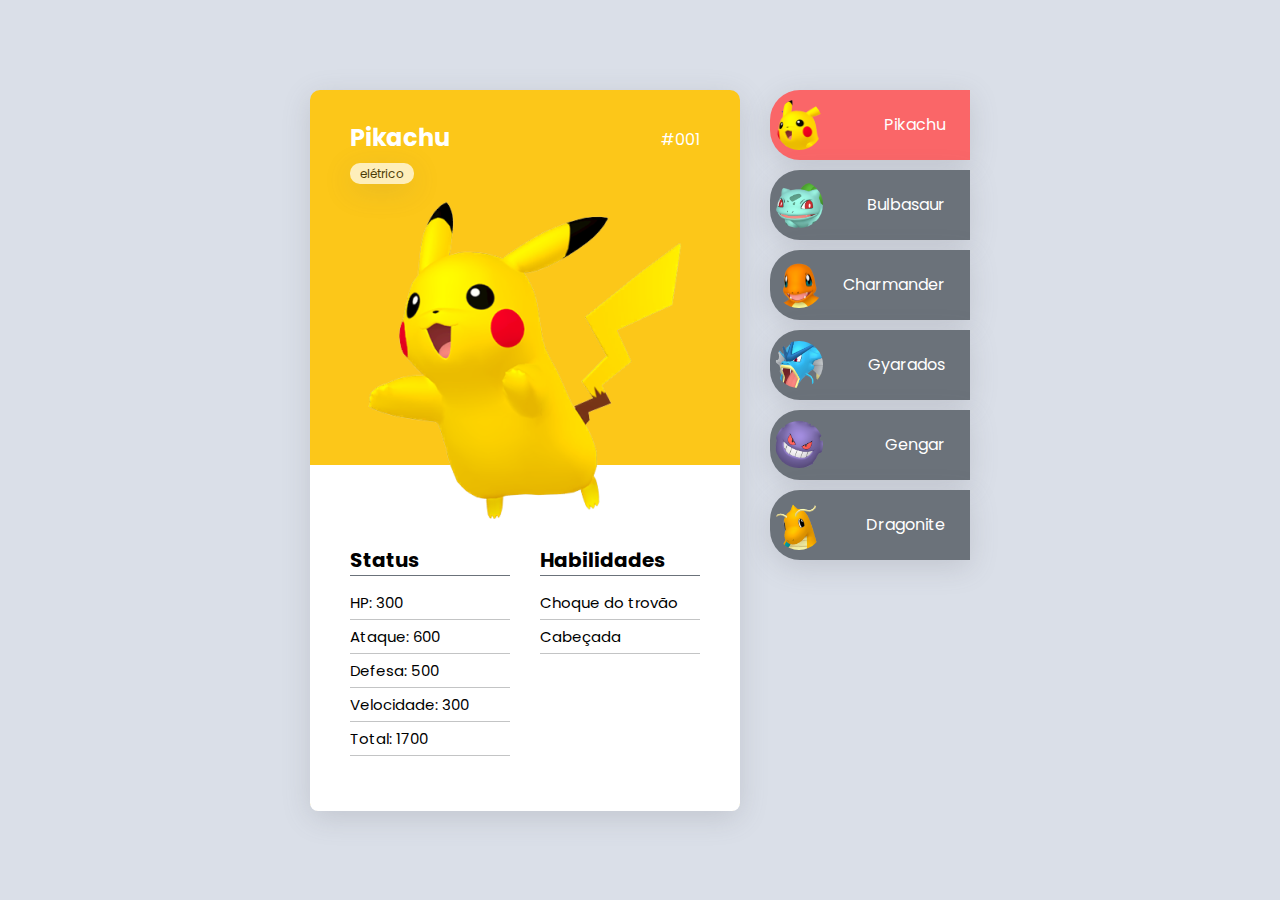
<file: projeto-pokedex-mapadev-week/index.html>
<!DOCTYPE html>
<html lang="pt-BR">
  <head>
    <meta charset="UTF-8" />
    <meta name="viewport" content="width=device-width, initial-scale=1.0" />
    <title>Pokédex - MapaDev Week</title>
    <link rel="stylesheet" href="src/css/reset.css">
    <link rel="stylesheet" href="src/css/global.css">
    <link rel="stylesheet" href="src/css/cartao.css">
    <link rel="stylesheet" href="src/css/listagem.css">
    <link rel="stylesheet" href="src/css/responsivo.css">

    <link rel="preconnect" href="https://fonts.googleapis.com">
    <link rel="preconnect" href="https://fonts.gstatic.com" crossorigin>
    <link href="https://fonts.googleapis.com/css2?family=Poppins:wght@300;500;800&display=swap" rel="stylesheet">
  </head>
  <body>
    <main>
      <div class="pokedex">
        <div class="cartoes-pokemon">
          <div class="cartao-pokemon tipo-eletrico aberto" id="cartao-pikachu">
            <div class="cartao-topo">
              <div class="detalhes">
                <h2 class="nome">Pikachu</h2>
                <span>#001</span>
              </div>

              <span class="tipo">elétrico</span>

              <div class="cartao-imagem">
                <img src="src/imagens/pikachu.png" alt="pikachu" />
              </div>
            </div>

            <div class="cartao-informacoes">
              <div class="status">
                <h3>Status</h3>

                <ul>
                  <li>HP: 300</li>
                  <li>Ataque: 600</li>
                  <li>Defesa: 500</li>
                  <li>Velocidade: 300</li>
                  <li>Total: 1700</li>
                </ul>
              </div>

              <div class="habilidades">
                <h3>Habilidades</h3>

                <ul>
                  <li>Choque do trovão</li>
                  <li>Cabeçada</li>
                </ul>
              </div>
            </div>
          </div>

          <div class="cartao-pokemon tipo-fogo" id="cartao-charmander">
            <div class="cartao-topo">
              <div class="detalhes">
                <h2 class="nome">Charmander</h2>
                <span>#003</span>
              </div>

              <span class="tipo">fogo</span>

              <div class="cartao-imagem">
                <img src="src/imagens/charmander.png" alt="charmander" />
              </div>
            </div>

            <div class="cartao-informacoes">
              <div class="status">
                <h3>Status</h3>

                <ul>
                  <li>HP: 200</li>
                  <li>Ataque: 300</li>
                  <li>Defesa: 400</li>
                  <li>Velocidade: 320</li>
                  <li>Total: 1220</li>
                </ul>
              </div>

              <div class="habilidades">
                <h3>Habilidades</h3>

                <ul>
                  <li>Lança-chamas</li>
                  <li>Cabeçada</li>
                </ul>
              </div>
            </div>
          </div>

          <div class="cartao-pokemon tipo-agua" id="cartao-gyarados">
            <div class="cartao-topo">
              <div class="detalhes">
                <h2 class="nome">Gyarados</h2>
                <span>#022</span>
              </div>

              <span class="tipo">água</span>

              <div class="cartao-imagem">
                <img src="src/imagens/gyarados.png" alt="gyarados" />
              </div>
            </div>

            <div class="cartao-informacoes">
              <div class="status">
                <h3>Status</h3>

                <ul>
                  <li>HP: 300</li>
                  <li>Ataque: 600</li>
                  <li>Defesa: 500</li>
                  <li>Velocidade: 300</li>
                  <li>Total: 1700</li>
                </ul>
              </div>

              <div class="habilidades">
                <h3>Habilidades</h3>

                <ul>
                  <li>Jato d'Água</li>
                  <li>Hidro bomba</li>
                </ul>
              </div>
            </div>
          </div>

          <div class="cartao-pokemon tipo-trevas" id="cartao-gengar">
            <div class="cartao-topo">
              <div class="detalhes">
                <h2 class="nome">Gengar</h2>
                <span>#013</span>
              </div>

              <span class="tipo">trevas</span>

              <div class="cartao-imagem">
                <img src="src/imagens/gengar.png" alt="gengar" />
              </div>
            </div>

            <div class="cartao-informacoes">
              <div class="status">
                <h3>Status</h3>

                <ul>
                  <li>HP: 100</li>
                  <li>Ataque: 200</li>
                  <li>Defesa: 300</li>
                  <li>Velocidade: 400</li>
                  <li>Total: 1000</li>
                </ul>
              </div>

              <div class="habilidades">
                <h3>Habilidades</h3>

                <ul>
                  <li>Bola sombria</li>
                  <li>Lambida</li>
                </ul>
              </div>
            </div>
          </div>

          <div class="cartao-pokemon tipo-grama" id="cartao-bulbasaur">
            <div class="cartao-topo">
              <div class="detalhes">
                <h2 class="nome">Bulbasaur</h2>
                <span>#002</span>
              </div>

              <span class="tipo">grama</span>

              <div class="cartao-imagem">
                <img src="src/imagens/bulbasaur.png" alt="bulbasaur" />
              </div>
            </div>

            <div class="cartao-informacoes">
              <div class="status">
                <h3>Status</h3>

                <ul>
                  <li>HP: 320</li>
                  <li>Ataque: 510</li>
                  <li>Defesa: 400</li>
                  <li>Velocidade: 200</li>
                  <li>Total: 1430</li>
                </ul>
              </div>

              <div class="habilidades">
                <h3>Habilidades</h3>

                <ul>
                  <li>Folha navalha</li>
                  <li>Raio solar</li>
                </ul>
              </div>
            </div>
          </div>

          <div class="cartao-pokemon tipo-dragao" id="cartao-dragonite">
            <div class="cartao-topo">
              <div class="detalhes">
                <h2 class="nome">Dragonite</h2>
                <span>#062</span>
              </div>

              <span class="tipo">dragão</span>

              <div class="cartao-imagem">
                <img src="src/imagens/dragonite.png" alt="dragonite" />
              </div>
            </div>

            <div class="cartao-informacoes">
              <div class="status">
                <h3>Status</h3>

                <ul>
                  <li>HP: 500</li>
                  <li>Ataque: 600</li>
                  <li>Defesa: 400</li>
                  <li>Velocidade: 400</li>
                  <li>Total: 1900</li>
                </ul>
              </div>

              <div class="habilidades">
                <h3>Habilidades</h3>

                <ul>
                  <li>Dança do dragão</li>
                  <li>Velocidade extrema</li>
                </ul>
              </div>
            </div>
          </div>
        </div>

        <nav class="listagem">
          <ul>
            <li class="pokemon ativo" id="pikachu">
              <img src="src/imagens/cabeca-pikachu.png" alt="cabeça do pikachu" />
              <span>Pikachu</span>
            </li>
            <li class="pokemon" id="bulbasaur">
              <img src="src/imagens/cabeca-bulbasaur.png" alt="cabeça do bulbasaur" />
              <span>Bulbasaur</span>
            </li>
            <li class="pokemon" id="charmander">
              <img src="src/imagens/cabeca-charmander.png" alt="cabeça do charmander" />
              <span>Charmander</span>
            </li>
            <li class="pokemon" id="gyarados">
              <img src="src/imagens/cabeca-gyarados.png" alt="cabeça do gyarados" />
              <span>Gyarados</span>
            </li>
            <li class="pokemon" id="gengar">
              <img src="src/imagens/cabeca-gengar.png" alt="cabeça do gengar" />
              <span>Gengar</span>
            </li>
            <li class="pokemon" id="dragonite">
              <img src="src/imagens/cabeca-dragonite.png" alt="cabeça do dragonite" />
              <span>Dragonite</span>
            </li>
          </ul>
        </nav>
      </div>
    </main>

    <script src="src/js/index.js"></script>
  </body>
</html>
</file>
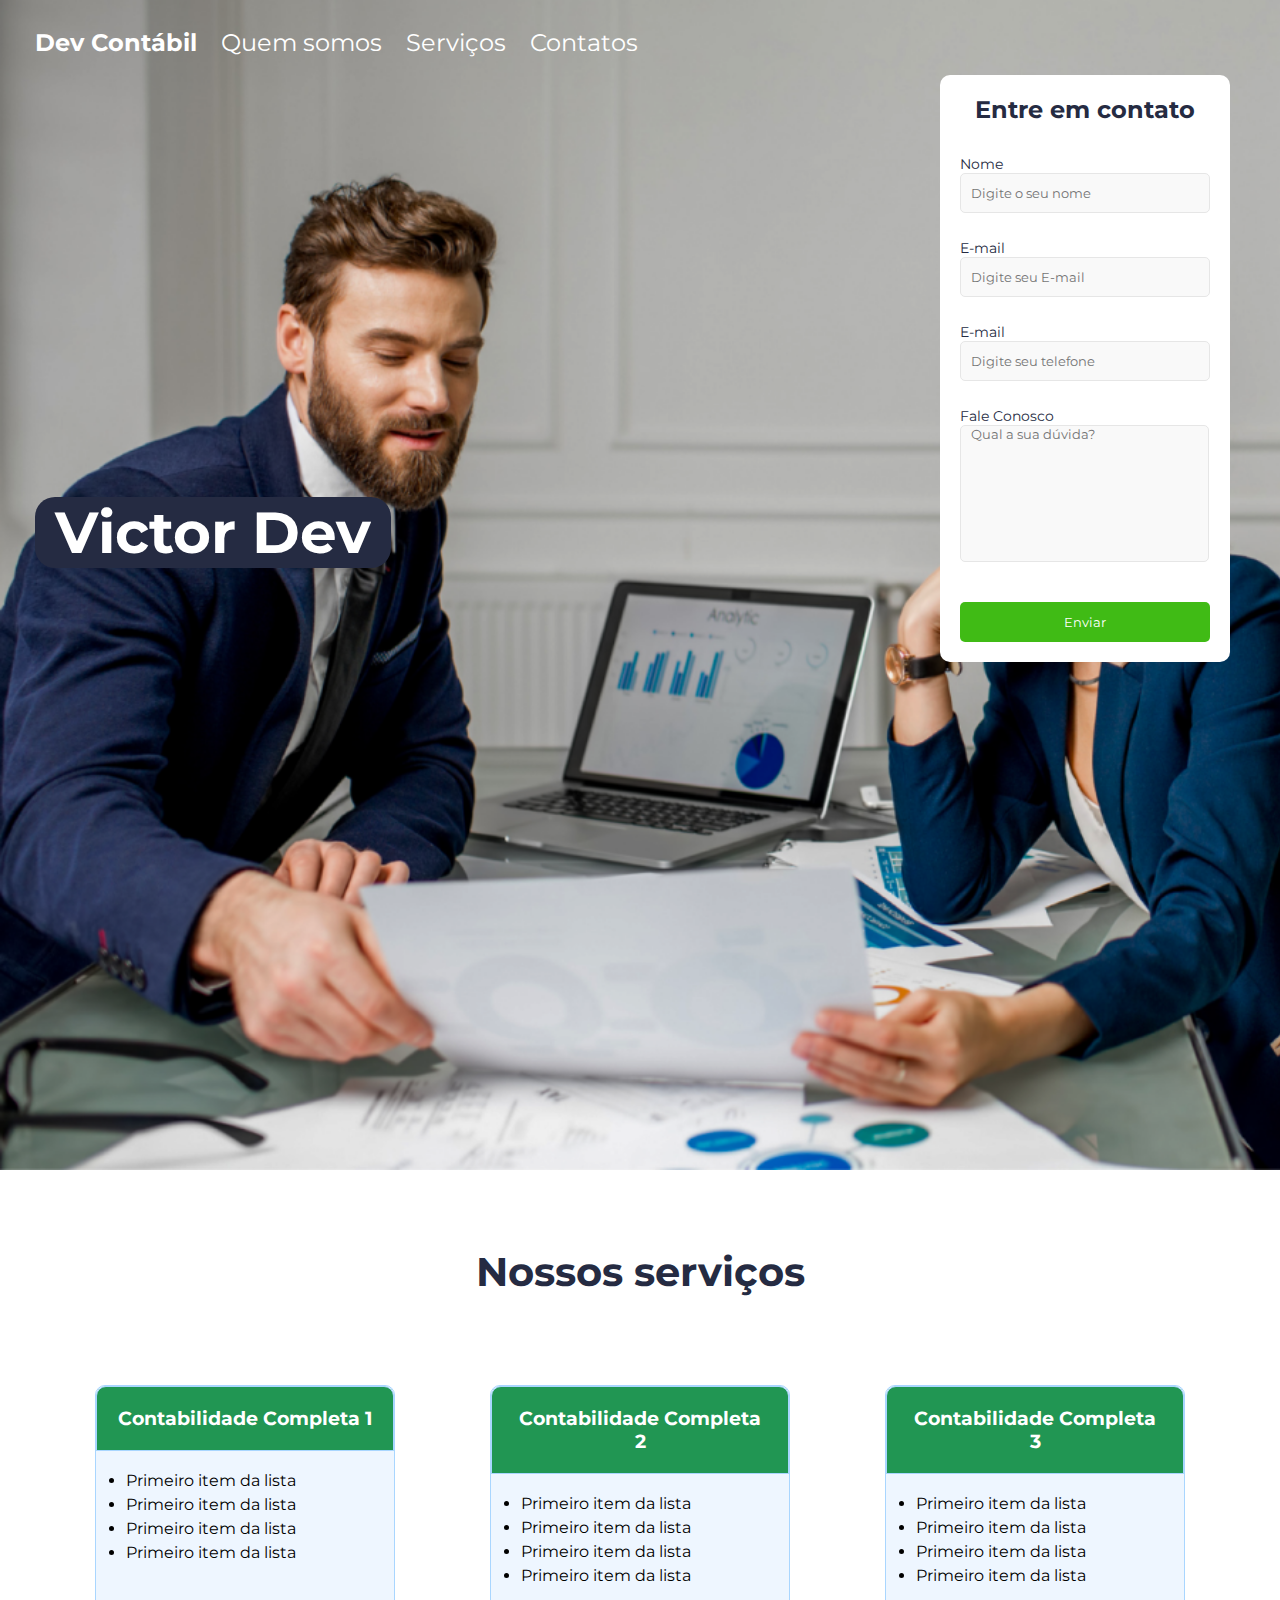
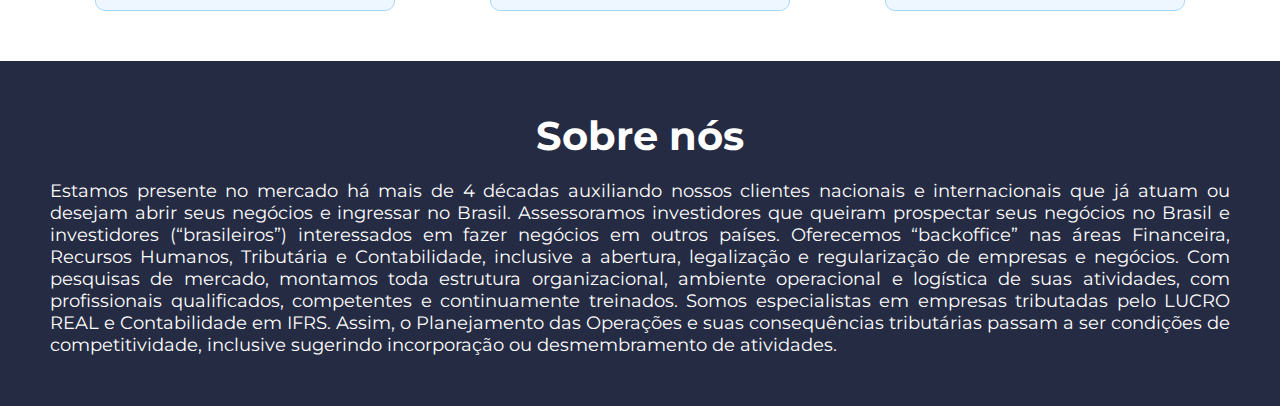
<file: SIte - Victor DEV/index.html>
<!DOCTYPE html>
<html lang="pt-BR">

<head>
    <meta charset="UTF-8">
    <meta http-equiv="X-UA-Compatible" content="IE=edge">
    <meta name="viewport" content="width=device-width, initial-scale=1.0">
    <link rel="stylesheet" type="text/css" href="styles.css" />
    <link rel="preconnect" href="https://fonts.googleapis.com">
    <link rel="preconnect" href="https://fonts.gstatic.com" crossorigin>
    <link href="https://fonts.googleapis.com/css2?family=Montserrat:ital,wght@0,600;0,700;0,800;1,700&display=swap"
        rel="stylesheet">
    <title> Semana de Programação Zero </title>
</head>

<body>
    <div class="caixa-superior">
        <div class="cabeçalho">
            <!---caixa dentro da cxa superior-->
            <h2 class="titulo-cabeçalho">Dev Contábil</h2>
            <a href="#titulo-inferior"class="link-cabeçalho">Quem somos</a>
            <a href="#titulo-meio" class="link-cabeçalho">Serviços</a>
            <a class="link-cabeçalho">Contatos</a>
        </div>
        <h1>Victor Dev</h1>
        <!---vamos começar com a parte do formulário-->
        <form action="https://formsubmit.co/victorjosueldacosta@gmail.com" method="post">
            <h3 class="titulo-formulario">Entre em contato</h3>

            <label>
                Nome
                <input type="text" name="Nome" placeholder="Digite o seu nome" required />
            </label>

            <label>
                E-mail
                <input type = "email" name="email" placeholder="Digite seu E-mail" required />
            </label>

            <label>
                E-mail
                <input type = "tel" name="telefone" placeholder="Digite seu telefone" required />
            </label>

            <label>
                Fale Conosco
                <textarea  name= "info" placeholder="Qual a sua dúvida?"></textarea>
            </label>

            <button type="submit">Enviar</button>
            <!-- agora vamos sair do formulário-->
        </form>
    </div>

    <h2 id="titulo-meio"> Nossos serviços</h2>


    <!---essa div é uma caixa 1 desta seção nossos
        serviços --->
    <div class="caixa-central">
        <div class="card">
            <!--Essa "caixa"-está dentro da caixa 1 --->
            <h3 class="titulo-card">Contabilidade Completa 1 </h3>
            <ul>
                <li>Primeiro item da lista</li>
                <li>Primeiro item da lista</li>
                <li>Primeiro item da lista</li>
                <li>Primeiro item da lista</li>
            </ul>
        </div>

        <div class="card">
            <h3 class="titulo-card">Contabilidade Completa 2</h3>
            <ul>
                <li>Primeiro item da lista</li>
                <li>Primeiro item da lista</li>
                <li>Primeiro item da lista</li>
                <li>Primeiro item da lista</li>
            </ul>
        </div>

        <div class="card">
            <h3 class="titulo-card">Contabilidade Completa 3 </h3>
            <ul>
                <li>Primeiro item da lista</li>
                <li>Primeiro item da lista</li>
                <li>Primeiro item da lista</li>
                <li>Primeiro item da lista</li>
            </ul>
        </div>
    </div>
     
    <div class="caixa-inferior">
        <h2 id="titulo-inferior">Sobre nós</h2>

        <p class="paragrafo-inferior">
            Estamos presente no mercado há mais de 4 décadas auxiliando nossos clientes nacionais e internacionais que
            já
            atuam ou desejam abrir seus negócios e ingressar no Brasil.

            Assessoramos investidores que queiram prospectar seus negócios no Brasil e investidores (“brasileiros”)
            interessados em fazer negócios em outros países.
            Oferecemos “backoffice” nas áreas Financeira, Recursos Humanos, Tributária e Contabilidade, inclusive a
            abertura, legalização e regularização de empresas e negócios.

            Com pesquisas de mercado, montamos toda estrutura organizacional, ambiente operacional e logística de suas
            atividades, com profissionais qualificados, competentes e continuamente treinados.

            Somos especialistas em empresas tributadas pelo LUCRO REAL e Contabilidade em IFRS. Assim, o Planejamento
            das
            Operações e suas consequências tributárias passam a ser condições de competitividade, inclusive sugerindo
            incorporação ou desmembramento de atividades.
        </p>
    </div>


</body>

</html>
</file>
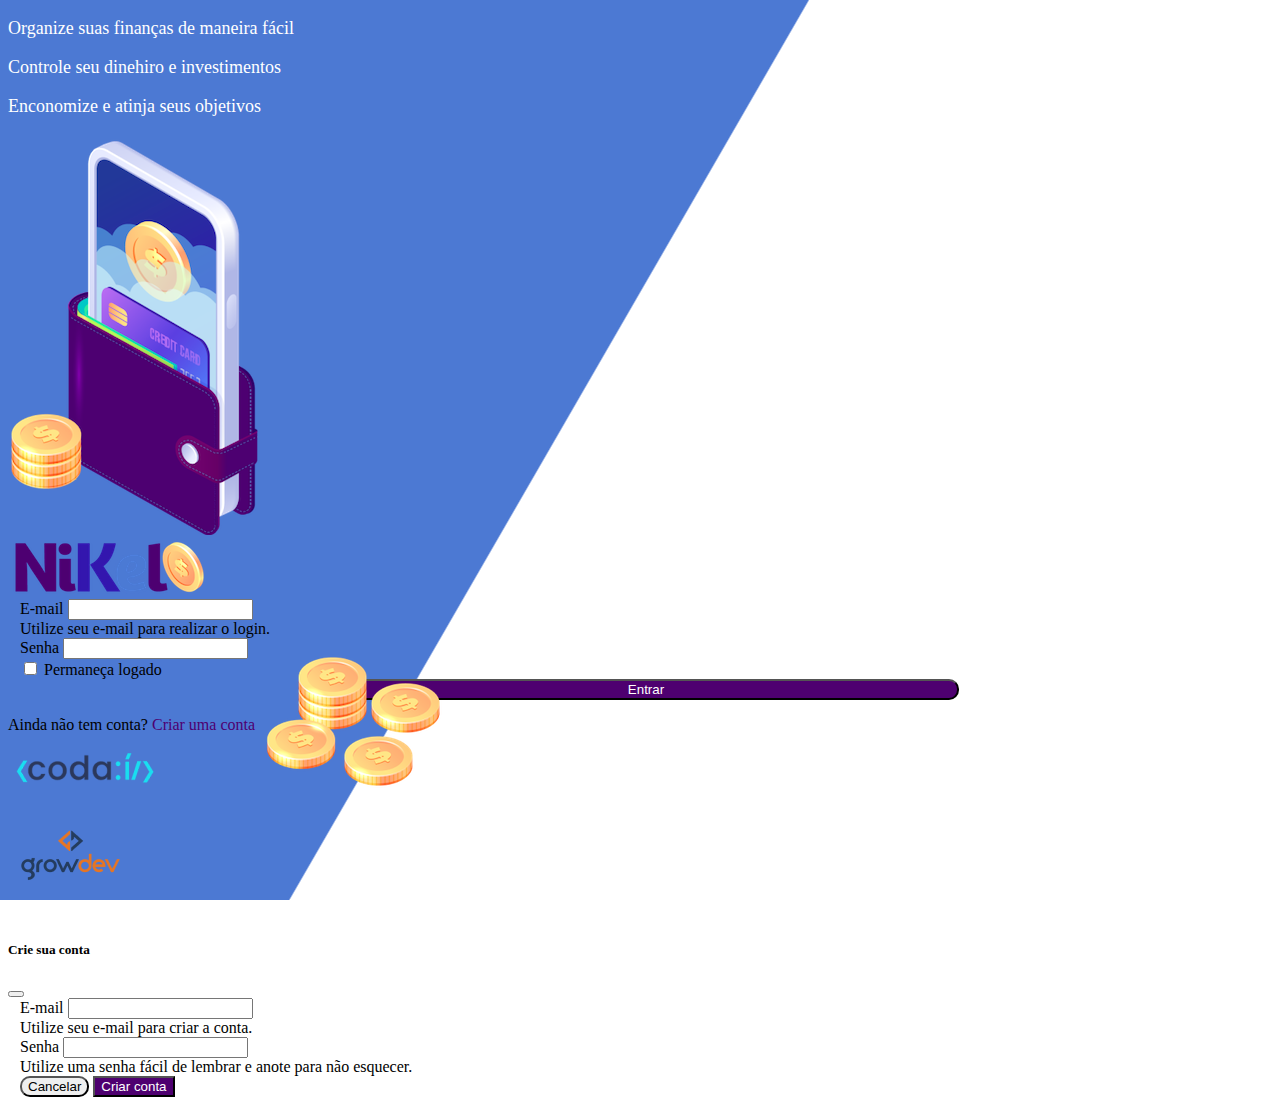
<file: Growdev/Nikel Projeto/index.html>
<!DOCTYPE html>
<html lang="pt-BR">

<head>
    <meta charset="UTF-8">
    <meta http-equiv="X-UA-Compatible" content="IE=edge">
    <meta name="viewport" content="width=device-width, initial-scale=1.0">
    <link href="https://cdn.jsdelivr.net/npm/bootstrap@5.2.0-beta1/dist/css/bootstrap.min.css" rel="stylesheet"
        integrity="sha384-0evHe/X+R7YkIZDRvuzKMRqM+OrBnVFBL6DOitfPri4tjfHxaWutUpFmBp4vmVor" crossorigin="anonymous">
    <link rel="stylesheet" href="./css/style.css">
    <title>Nikel</title>
</head>

<body id="login">
    <main>
        <div class="container">
            <div class="row vh-100">
                <div class="col d-flex justfy-content-center my-5 flex-column">
                    <div class="text-login">
                        <p>Organize suas finanças de maneira fácil</p>
                        <p>Controle seu dinehiro e investimentos</p>
                        <p>Enconomize e atinja seus objetivos</p>
                    </div>
                    <div class="text-center">
                        <img src="./assets/image/pocket.png" alt="imagem pokect" class="img-fluid" srcset="">
                        <img src="./assets/image/coins-small.png" alt="imagem coins"
                            class="img-fluid d-none d-md-inline coins" srcset="">
                    </div>
                </div>
                <div class="col d-flex justfy-content-center my-5 flex-column">
                    <div class="container">
                        <div class="row">
                            <div class="col">
                                <div class="text-center mb-3">
                                    <img src="./assets/image/nikel-logo.png" class="img-fluid" alt="logo nikel"
                                        srcset="">
                                </div>
                            </div>
                        </div>
                        <!---ROW--fomulario---->
                        <div class="row">
                            <div class="col">
                                <form id="loginform">
                                    <div class="mb-3">
                                        <label for="email-input" class="form-label"> E-mail</label>
                                        <input type="email" class="form-control" id="email-input"
                                            aria-describedby="emailHelp" required>
                                        <div id="emailHelp" class="form-text">Utilize seu e-mail para realizar o login.
                                        </div>
                                    </div>
                                    <div class="mb-3">
                                        <label for="password-input" class="form-label">Senha</label>
                                        <input type="password" class="form-control" id="password-input" required>
                                    </div>
                                    <div class="mb-3 form-check">
                                        <input type="checkbox" class="form-check-input" id="session-chek">
                                        <label class="form-check-label" for="session-chek">Permaneça logado</label>
                                    </div>
                                    <button type="submit" class="btn button-login">Entrar</button>
                                </form>
                            </div>
                        </div>

                        <!--row- acessa conta--->
                        <div class="row">
                            <div class="col">
                                <p id="link-conta" class="text-center mt-2 form-text" data-bs-toggle="modal"
                                    data-bs-target="#register-modal">Ainda não tem conta? <span
                                        class="link-default">Criar
                                        uma conta</span></p>
                            </div>
                        </div>
                    </div>
                    <!---row logos-->
                    <div class="row">
                        <div class="col">
                            <div class="text-center mt-5">
                                <img src="./assets/image/codai-logo.png" alt="logo codai" srcset="">
                            </div>
                        </div>
                    </div>

                    <div class="row">
                        <div class="col">
                            <div class="text-center">
                                <img src="./assets/image/growdev-logo.png" alt="logo codai" srcset="">
                            </div>
                        </div>
                    </div>
                </div>
            </div>
        </div>
        </div>

        <!-- Modal -->
        <div class="modal fade" id="register-modal" tabindex="-1" aria-labelledby="exampleModalLabel"
            aria-hidden="true">
            <div class="modal-dialog">
                <div class="modal-content">
                    <div class="modal-header">
                        <h5 class="modal-title" id="exampleModalLabel">Crie sua conta</h5>
                        <button type="button" class="btn-close" data-bs-dismiss="modal" aria-label="Close"></button>
                    </div>
                    <form id="create-form">
                        <div class="modal-body">

                            <div class="mb-3">
                                <label for="email-create-input" class="form-label"> E-mail</label>
                                <input type="email" class="form-control" id="email-create-input"
                                    aria-describedby="emailHelp" required>
                                <div id="emailHelp" class="form-text">Utilize seu e-mail para criar a conta.
                                </div>
                            </div>
                            <div class="mb-3">
                                <label for="password-create-input" class="form-label">Senha</label>
                                <input type="password" class="form-control" id="password-create-input" required>
                                <div id="emailHelp" class="form-text">Utilize uma senha fácil de lembrar e anote para
                                    não esquecer.
                                </div>
                            </div>
                        </div>
                        <div class="modal-footer">
                            <button type="button" class="btn btn-secondary button-cancel"
                                data-bs-dismiss="modal">Cancelar</button>
                            <button type="submit" class="btn button-default">Criar conta</button>
                        </div>
                    </form>
                </div>
            </div>
        </div>
    </main>
    <script src="https://cdn.jsdelivr.net/npm/bootstrap@5.2.0-beta1/dist/js/bootstrap.min.js"
        integrity="sha384-kjU+l4N0Yf4ZOJErLsIcvOU2qSb74wXpOhqTvwVx3OElZRweTnQ6d31fXEoRD1Jy"
        crossorigin="anonymous"></script>

    <script src="./js/index.js"></script>
</body>
</body>

</html>
</file>
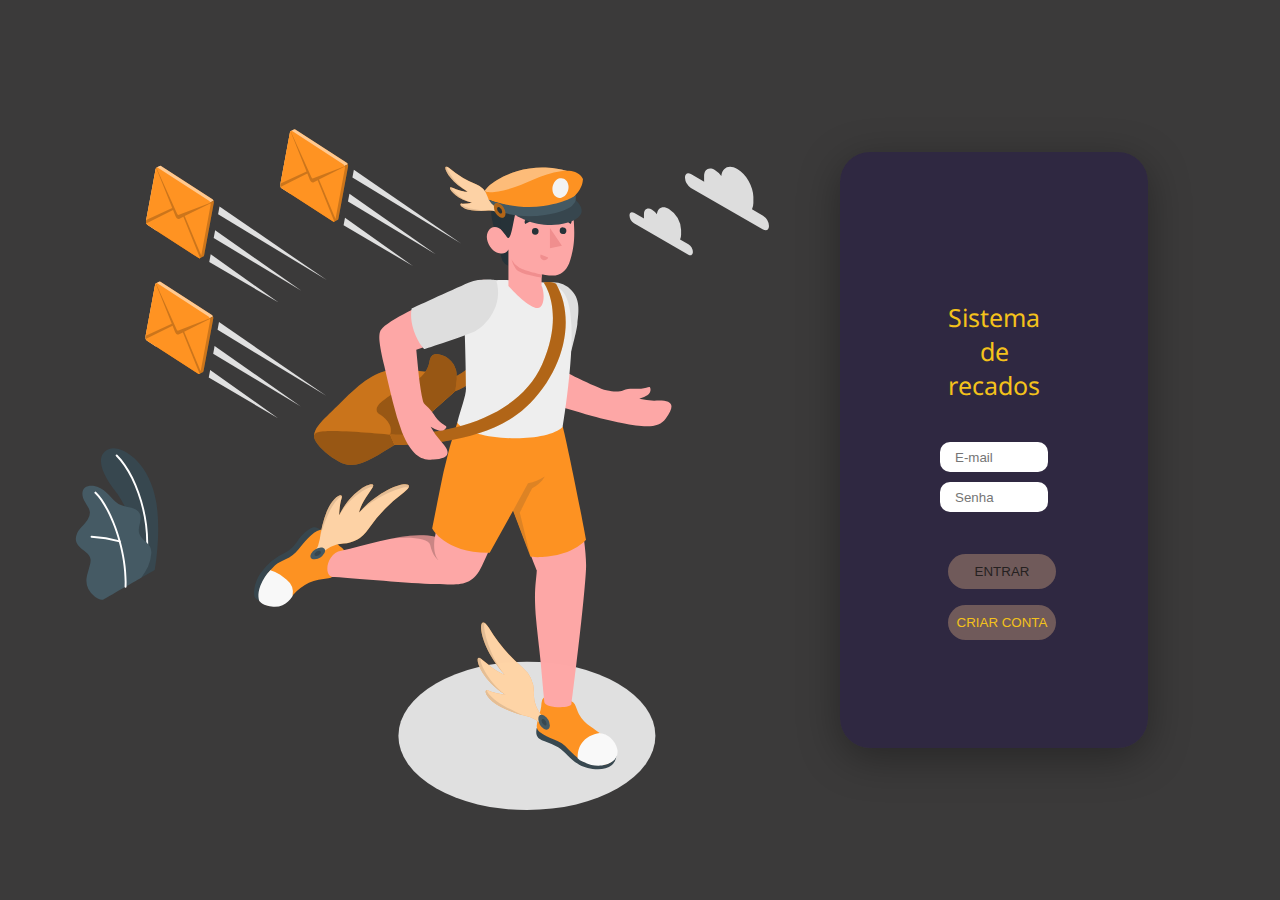
<file: Growdev/sistema_recados_I/index.html>
<!DOCTYPE html>
<html lang="pt-br">

<head>
  <meta charset="UTF-8" />
  <meta http-equiv="X-UA-Compatible" content="IE=edge" />
  <meta name="viewport" content="width=device-width, initial-scale=1.0" />
  <link rel="stylesheet" href="./style.css" />
  <title>Sistema de recados</title>
</head>

<body>
  <main>
    <section id="container">
      <div class="divEsquerda">
        <img src="./images/messenger-animate.svg" alt="">
      </div>
      <div class="divDireita">
        <fieldset id="fieldset" class="card">
          <small id="msgError"></small>
          <br>
          <br>
          <form id="form">
            <legend>Sistema de recados</legend>
            <input id="user" class="inputs" type="text" placeholder="E-mail" required />

            <input id="password" class="inputs" type="password" placeholder="Senha" required />
            <br />
            <button id="entrar" type="submit">ENTRAR</button>
            <br />

            <button id="criarConta">
              <a href="./criarConta.html">CRIAR CONTA </a>
            </button>
          </form>
        </fieldset>
      </div>
    </section>
  </main>
  <script src="./js/index.js"></script>
</body>

</html>
</file>
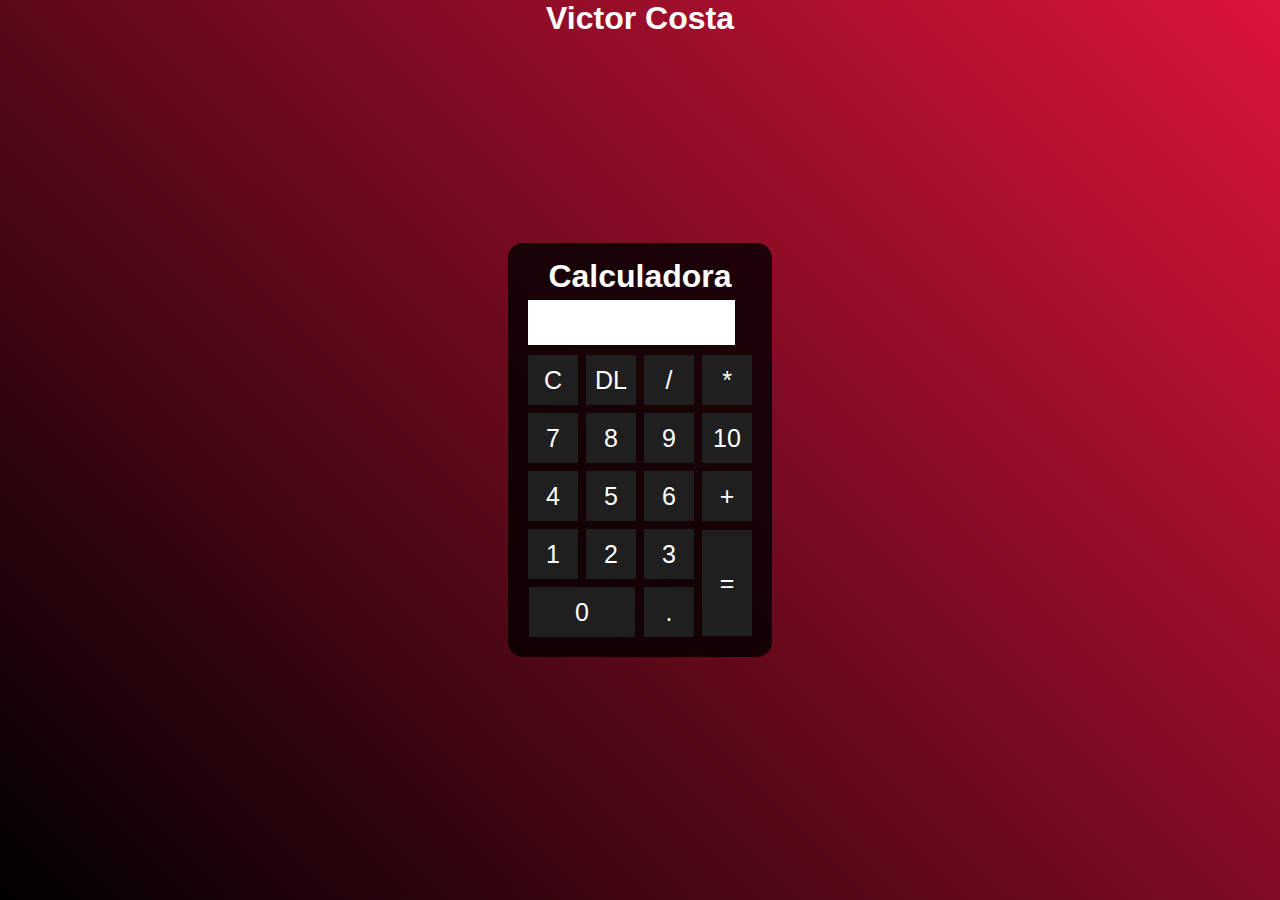
<file: calculadora/calculadora/calculadora.html>
<!DOCTYPE html>
<html lang="pt-BR">
<head>
    <meta charset="UTF-8">
    <meta http-equiv="X-UA-Compatible" content="IE=edge">
    <meta name="viewport" content="width=device-width, initial-scale=1.0">
    <title>Calculadora</title>
    <link rel="stylesheet" href="estilo.css">
</head>
<body>
    <div class="fundo">
        <h1>Victor Costa</h1>
    </div>
    <div class="calculadora">
        <h1>Calculadora</h1>
        <p id="resultado"></p>
        <table>
            <tr>
                <td><button class="botao" onclick="clean('C')">C</button></td>
                <td><button class="botao" onclick="back()">DL</button></td>
                <td><button class="botao" onclick="insert('/')">/</button></td>
                <td><button class="botao" onclick="insert('*')">*</button></td>
            </tr>

            <tr>
                <td><button class="botao"  onclick="insert('7')">7</button></td>
                <td><button class="botao" onclick="insert('8')"> 8</button></td>
                <td><button class="botao" onclick="insert('9')"> 9</button></td>
                <td><button class="botao" onclick="insert('10')"> 10</button></td>
            </tr>

            <tr>
                <td><button class="botao" onclick="insert('4')">4</button></td>
                <td><button class="botao" onclick="insert('5')">5</button></td>
                <td><button class="botao" onclick="insert('6')">6</button></td>
                <td><button class="botao" onclick="insert('+')">+</button></td>
            </tr>
            <tr>
                <td><button class="botao" onclick="insert('1')">1</button></td>
                <td><button class="botao" onclick="insert('2')">2</button></td>
                <td><button class="botao"onclick="insert('3')" >3</button></td>
                <td rowspan="2"><button class="botao-calcular" onclick="calcular()">=</button></td>
            </tr>
            <tr>
                <td colspan='2'><button class="botao-zero" onclick="insert('0')">0</button></td>
                <td><button class="botao" onclick="insert('.')">.</button></td>
            </tr>
        </table>
        <script src="insert.js"></script>
    </div>

</body>
</html>
</file>
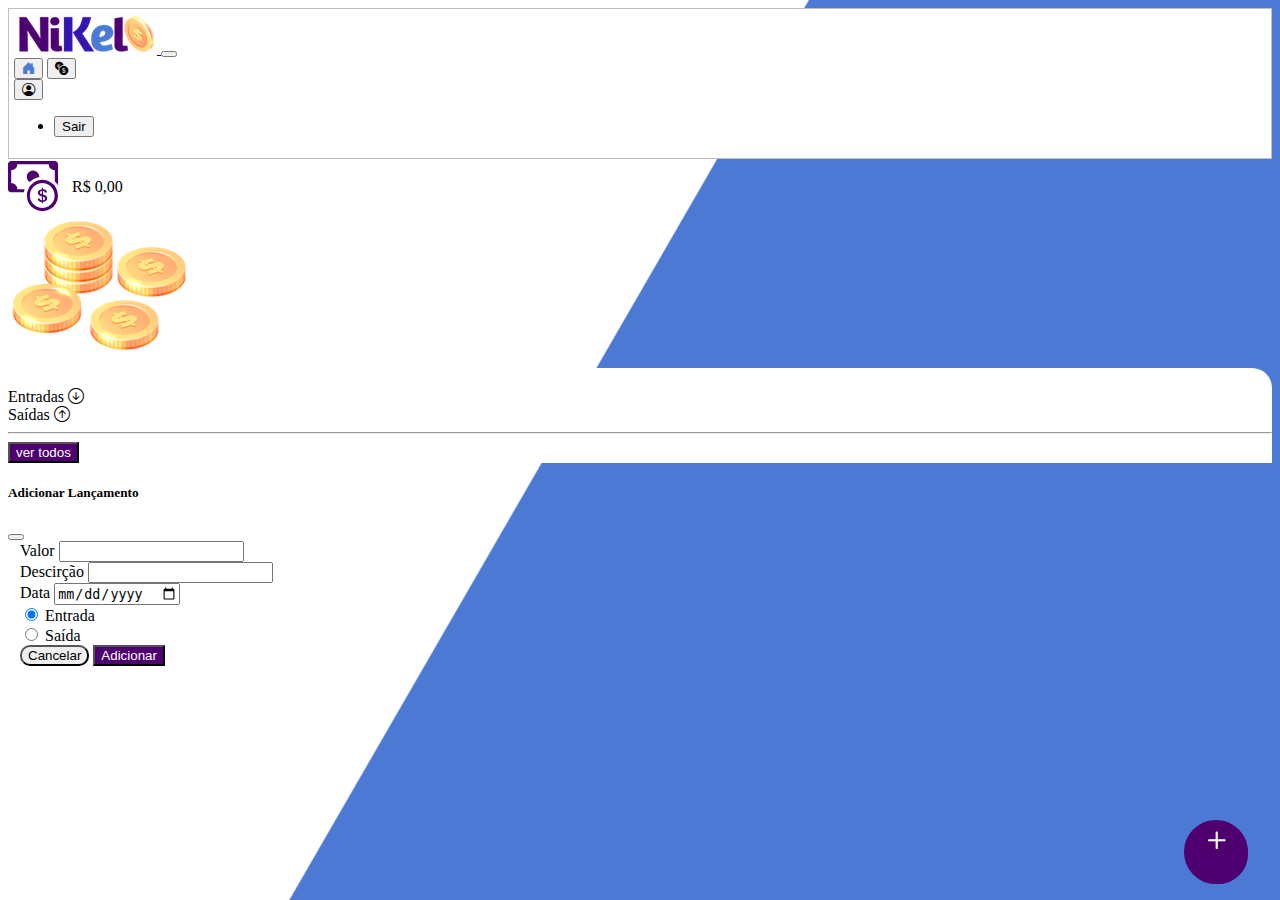
<file: Growdev/Nikel Projeto/home.html>
<!DOCTYPE html>
<html lang="pt-BR">

<head>
    <meta charset="UTF-8">
    <meta http-equiv="X-UA-Compatible" content="IE=edge">
    <meta name="viewport" content="width=device-width, initial-scale=1.0">
    <link href="https://cdn.jsdelivr.net/npm/bootstrap@5.2.0-beta1/dist/css/bootstrap.min.css" rel="stylesheet"
        integrity="sha384-0evHe/X+R7YkIZDRvuzKMRqM+OrBnVFBL6DOitfPri4tjfHxaWutUpFmBp4vmVor" crossorigin="anonymous">
    <link rel="stylesheet" href="https://cdn.jsdelivr.net/npm/bootstrap-icons@1.8.3/font/bootstrap-icons.css">
    <link rel="stylesheet" href="./css/style.css">
    <title>Nikel-home</title>
</head>

<body id="app">
    <header>
        <nav class="navbar navbar-expand-lg bg-white">
            <div class="container-fluid">
                <a class="navbar-brand" href="#">
                    <img src="./assets/image/nikel-small-logo.png" alt="logo nikel" class="img-fluid" srcset="">
                </a>
                <button class="navbar-toggler" type="button" data-bs-toggle="collapse"
                    data-bs-target="#navbarSupportedContent " aria-controls="navbarSupportedContent"
                    aria-expanded="false" aria-label="Toggle navigation">
                    <span class="navbar-toggler-icon"></span>
                </button>
                <div class="collapse navbar-collapse justify-content-end" id="navbarSupportedContent">
                    <div class="d-flex menu">
                        <a href="home.html"><button class="btn" type="button"><i
                                    class="bi bi-house-door-fill fs-4 color-secundary"></i></button></a>
                        <a href="transaction.html"><button class="btn" type="button"> <i class="bi bi-currency-exchange
                            fs-4"></i></button></a>
                        <!--drop-->
                        <div class="dropdown">
                            <button class="btn" type="button" id="dropdownMenuButton1" data-bs-toggle="dropdown"
                                aria-expanded="false"><i class="bi bi-person-circle fs-4"></i></button>
                            <ul class="dropdown-menu logout" aria-labelledby="dropdownMenuButton1">
                                <li><button class="dropdown-item" id="button-logout">Sair</button></li>

                            </ul>
                        </div>
                    </div>
                </div>
            </div>
        </nav>
    </header>
    <main>
        <div class="container-lg">
            <div class="row">
                <div class="col d-flex mt-4 justify-content-start aling-items-center">
                    <i class="bi bi-cash-coin color-primary icon-detail"></i>
                    <span class="fs-2" id="total">R$ 0,00</span>
                </div>
                <div class="col d-flex mt-4 justify-content-end">
                    <div class="text-center">
                        <img src="./assets/image/coins-small.png" alt="image-coins" srcset="">
                    </div>
                </div>
            </div>
            <div class="row">
                <div class="col-12 info shadow-lg">
                    <div class="container">
                        <div class="row">
                            <div class="col-6">
                                <span class="fs-4">Entradas <i
                                        class="bi bi-arrow-down-circle fs-2 aling-middle"></i></span>
                            </div>
                            <div class="col-6">
                                <span class="fs-4">Saídas <i class="bi bi-arrow-up-circle fs-2 aling-middle"></i></span>
                            </div>
                            <div class="col-12 my-2">
                                <hr>
                            </div>
                        </div>
                        <div class="row">
                            <div class="col-6">
                                <div class="container p-0" id="cash-in-list">

                                </div>

                            </div>
                            <div class="col-6">
                                <div class="container p-0" id="cash-out-list">

                                </div>
                            </div>
                            <div class="col-12 mb-5">
                                <button type="button" class="btn button-default" id="transaction-button">ver
                                    todos</button>
                            </div>
                        </div>
                    </div>
                </div>
            </div>
            <button class="btn button-float"><i class="bi bi-plus button-float" data-bs-toggle="modal"
                    data-bs-target="#transaction-modal"></i></button>
        </div>
        

        <!-- Modal -->
        <div class="modal fade" id="transaction-modal" tabindex="-1" aria-labelledby="exampleModalLabel"
            aria-hidden="true">
            <div class="modal-dialog">
                <div class="modal-content">
                    <div class="modal-header">
                        <h5 class="modal-title" id="exampleModalLabel">Adicionar Lançamento</h5>
                        <button type="button" class="btn-close" data-bs-dismiss="modal" aria-label="Close"></button>
                    </div>
                    <form id="transaction-form">
                        <div class="modal-body">

                            <div class="mb-3">
                                <label for="value-input" class="form-label">Valor</label>
                                <input type="number" step="any" class="form-control" id="value-input" aria-describedby="emailHelp"
                                    required>

                            </div>
                            <div class="mb-3">
                                <label for="description-input" class="form-label">Descirção</label>
                                <input type="text" class="form-control" id="description-input" required>
                            </div>
                            <div class="mb-3">
                                <label for="date-input" class="form-label">Data</label>
                                <input type="date" class="form-control" id="date-input" required>
                            </div>
                            <div class="mb-3">
                                <div class="form-check form-check-inline">
                                    <input class="form-check-input" type="radio" name="type-input" id="inlineRadio1"
                                        value="1" checked>
                                    <label class="form-check-label" for="inlineRadio1">Entrada</label>
                                </div>
                                <div class="form-check form-check-inline">
                                    <input class="form-check-input" type="radio" name="type-input" id="inlineRadio2"
                                        value="2">
                                    <label class="form-check-label" for="inlineRadio2">Saída</label>
                                </div>
                            </div>
                        </div>
                        <div class="modal-footer">
                            <button type="button" class="btn btn-secondary button-cancel"
                                data-bs-dismiss="modal">Cancelar</button>
                            <button type="submit" class="btn button-default">Adicionar</button>
                        </div>
                    </form>
                </div>
            </div>
        </div>
    </main>
    <script src="https://cdn.jsdelivr.net/npm/bootstrap@5.2.0-beta1/dist/js/bootstrap.bundle.min.js"
        integrity="sha384-pprn3073KE6tl6bjs2QrFaJGz5/SUsLqktiwsUTF55Jfv3qYSDhgCecCxMW52nD2"
        crossorigin="anonymous"></script>
    <script src="./js/home.js"></script>

</body>

</html>
</file>
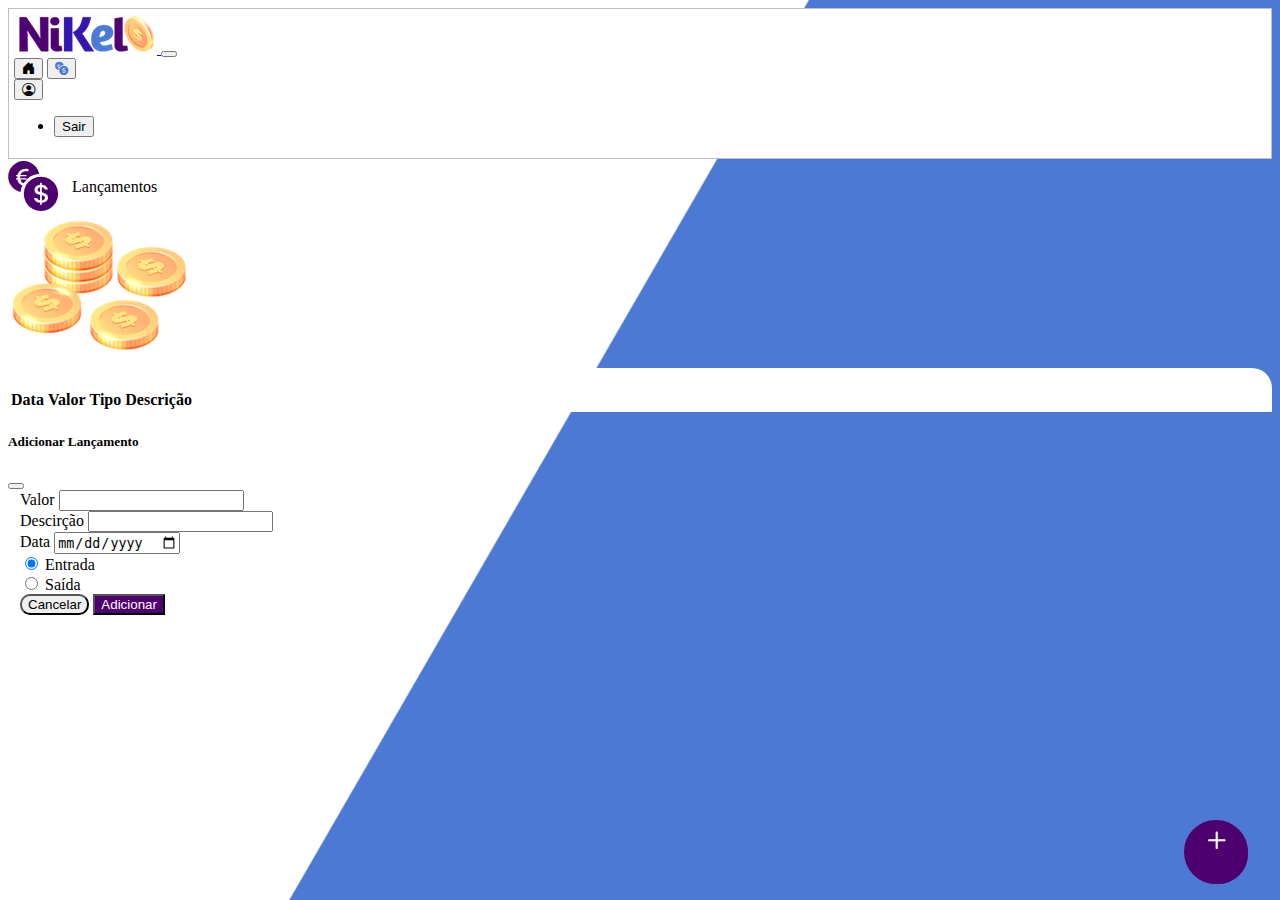
<file: Growdev/Nikel Projeto/transaction.html>
<!DOCTYPE html>
<html lang="pt-BR">

<head>
    <meta charset="UTF-8">
    <meta http-equiv="X-UA-Compatible" content="IE=edge">
    <meta name="viewport" content="width=device-width, initial-scale=1.0">
    <link href="https://cdn.jsdelivr.net/npm/bootstrap@5.2.0-beta1/dist/css/bootstrap.min.css" rel="stylesheet"
        integrity="sha384-0evHe/X+R7YkIZDRvuzKMRqM+OrBnVFBL6DOitfPri4tjfHxaWutUpFmBp4vmVor" crossorigin="anonymous">
    <link rel="stylesheet" href="https://cdn.jsdelivr.net/npm/bootstrap-icons@1.8.3/font/bootstrap-icons.css">
    <link rel="stylesheet" href="./css/style.css">
    <title>lançamentos</title>
</head>

<body id="app">
    <header>
        <nav class="navbar navbar-expand-lg bg-white">
            <div class="container-fluid">
                <a class="navbar-brand" href="#">
                    <img src="./assets/image/nikel-small-logo.png" alt="logo nikel" class="img-fluid" srcset="">
                </a>
                <button class="navbar-toggler" type="button" data-bs-toggle="collapse"
                    data-bs-target="#navbarSupportedContent " aria-controls="navbarSupportedContent"
                    aria-expanded="false" aria-label="Toggle navigation">
                    <span class="navbar-toggler-icon"></span>
                </button>
                <div class="collapse navbar-collapse justify-content-end" id="navbarSupportedContent">
                    <div class="d-flex menu">
                        <a href="home.html"><button class="btn" type="button"><i
                                    class="bi bi-house-door-fill fs-4"></i></button></a>
                        <a href="transaction.html"><button class="btn" type="button"> <i class="bi bi-currency-exchange
                            fs-4 color-secundary"></i></button></a>
                        <!--drop-->
                        <div class="dropdown">
                            <button class="btn" type="button" id="dropdownMenuButton1" data-bs-toggle="dropdown"
                                aria-expanded="false"><i class="bi bi-person-circle fs-4"></i></button>
                            <ul class="dropdown-menu  logout" aria-labelledby="dropdownMenuButton1">
                                <li><button class="dropdown-item" id="button-logout">Sair</button></li>
                            </ul>
                        </div>
                    </div>
                </div>
            </div>
        </nav>
    </header>
    <main>
        <div class="container-lg">
            <div class="row">
                <div class="col d-flex mt-4 justify-content-start aling-items-center">
                    <i class="bi bi-currency-exchange color-primary icon-detail"></i>
                    <span class="fs-2">Lançamentos</span>
                </div>
                <div class="col d-flex mt-4 justify-content-end">
                    <div class="text-center">
                        <img src="./assets/image/coins-small.png" alt="image-coins" srcset="">
                    </div>
                </div>
            </div>
            <div class="row">
                <div class="col-12 info shadow-lg">
                    <div class="container">
                        <div class="row">
                            <div class="col-">
                                <table class="table">
                                    <thead>
                                        <tr>
                                            <th scope="col">Data</th>
                                            <th scope="col">Valor</th>
                                            <th scope="col">Tipo</th>
                                            <th scope="col">Descrição</th>
                                        </tr>
                                    </thead>
                                    <tbody id="transaction-list">
                                       
                                    </tbody>
                                </table>
                            </div>
                        </div>
                    </div>
                </div>
            </div>
            <button class="btn button-float"><i class="bi bi-plus button-float" data-bs-toggle="modal"
                data-bs-target="#transaction-modal"></i></button>
        </div>

        


        <!-- Modal -->
        <div class="modal fade" id="transaction-modal" tabindex="-1" aria-labelledby="exampleModalLabel"
            aria-hidden="true">
            <div class="modal-dialog">
                <div class="modal-content">
                    <div class="modal-header">
                        <h5 class="modal-title" id="exampleModalLabel">Adicionar Lançamento</h5>
                        <button type="button" class="btn-close" data-bs-dismiss="modal" aria-label="Close"></button>
                    </div>
                    <form id="transaction-form">
                        <div class="modal-body">

                            <div class="mb-3">
                                <label for="value-input" class="form-label">Valor</label>
                                <input type="number" step="any" class="form-control" id="value-input" aria-describedby="emailHelp">

                            </div>
                            <div class="mb-3">
                                <label for="description-input" class="form-label">Descirção</label>
                                <input type="text" class="form-control" id="description-input">
                            </div>
                            <div class="mb-3">
                                <label for="date-input" class="form-label">Data</label>
                                <input type="date" class="form-control" id="date-input">
                            </div>
                            <div class="mb-3">
                                <div class="form-check form-check-inline">
                                    <input class="form-check-input" type="radio" name="type-input" id="inlineRadio1"
                                        value="1" checked>
                                    <label class="form-check-label" for="inlineRadio1">Entrada</label>
                                </div>
                                <div class="form-check form-check-inline">
                                    <input class="form-check-input" type="radio" name="type-input" id="inlineRadio2"
                                        value="2">
                                    <label class="form-check-label" for="inlineRadio2">Saída</label>
                                </div>
                            </div>
                        </div>
                        <div class="modal-footer">
                            <button type="button" class="btn btn-secondary button-cancel"
                                data-bs-dismiss="modal">Cancelar</button>
                            <button type="submit" class="btn button-default">Adicionar</button>
                        </div>
                    </form>
                </div>
            </div>
        </div>
    </main>

    <script src="https://cdn.jsdelivr.net/npm/bootstrap@5.2.0-beta1/dist/js/bootstrap.bundle.min.js"
        integrity="sha384-pprn3073KE6tl6bjs2QrFaJGz5/SUsLqktiwsUTF55Jfv3qYSDhgCecCxMW52nD2"
        crossorigin="anonymous"></script>
    <script src="./js/transaction.js"></script>
</body>

</html>
</file>
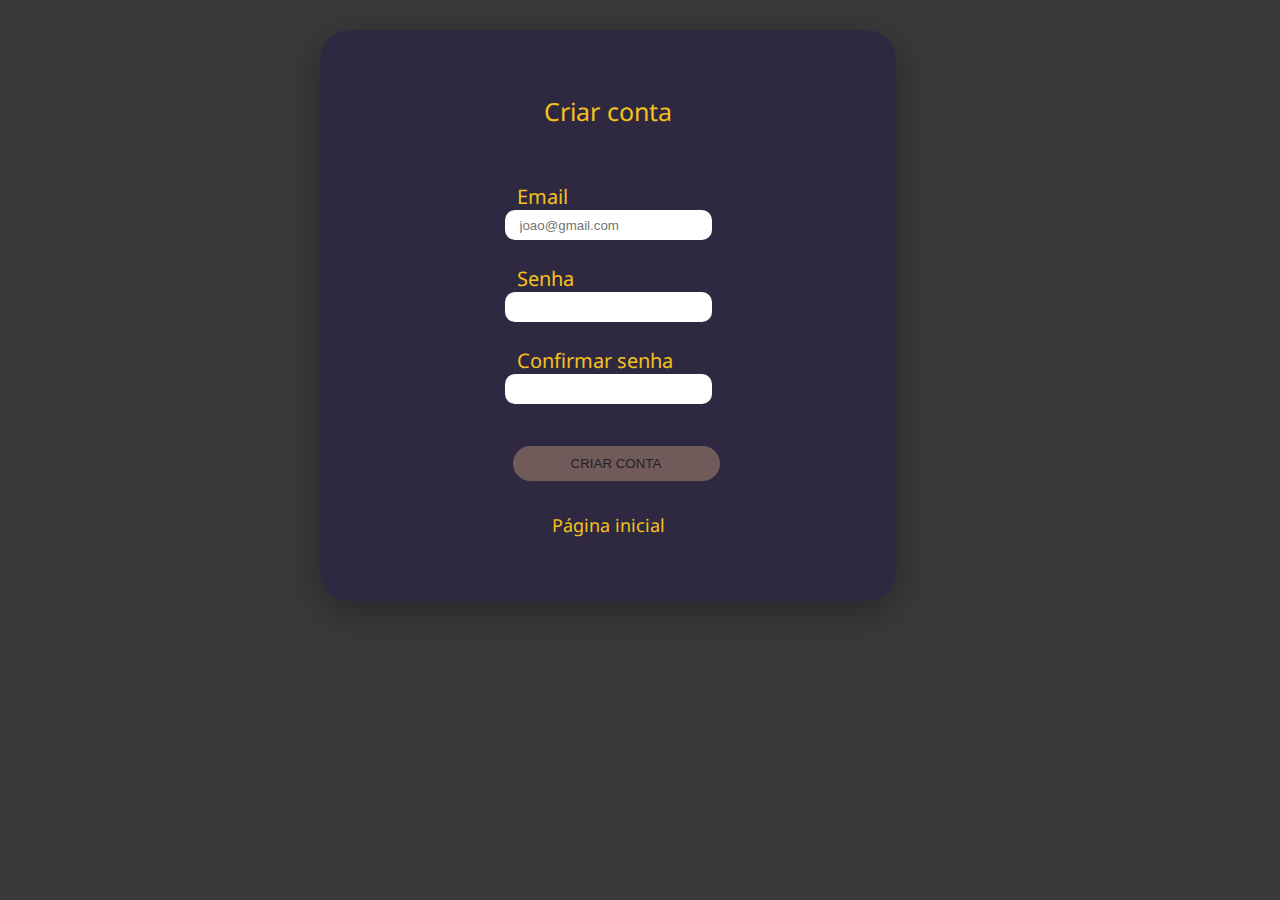
<file: Growdev/sistema_recados_I/criarConta.html>
<!DOCTYPE html>
<html lang="en">

<head>
  <meta charset="UTF-8" />
  <meta http-equiv="X-UA-Compatible" content="IE=edge" />
  <meta name="viewport" content="width=device-width, initial-scale=1.0" />
  <link rel="stylesheet" href="./style.css" />
  <title>Criar Conta</title>
</head>

<body>
  <main>
    <section>
      <fieldset id="fieldset2" class="card">
        <div id="msgError"></div>
        <div id="msgSuccess"></div>

        <form id="formCadastro">
          <legend>Criar conta</legend>
          <label id="labelEmailUser" for="emailUser">Email</label>
          <input id="emailUser" name="emailUser" class="inputs" type="text" placeholder="joao@gmail.com" />
          <label id="labelPasswordUser" for="passwordUser">Senha</label>
          <input id="passwordUser" name="passwordUser" class="inputs" type="password" />
          <label id="labelConfirmPassword" for="confirmPassword">Confirmar senha</label>
          <input id="confirmPassword" name="confirmPassword" class="inputs" type="password" />
          <br />

          <button type="submit" id="salvarUsuario">CRIAR CONTA</button>

          <br />
          <a href="./index.html">Página inicial</a>
        </form>
      </fieldset>
    </section>
  </main>
  <script src="./js/criarConta.js"></script>
</body>
</html>
</file>
<file: projeto-pokedex-mapadev-week/src/css/global.css>
body {
    font-family: 'Poppins', sans-serif;
}

main {
    min-height: 100vh;
    display: flex;
    align-items: center;
    justify-content: center;
    background-color: #DADFE8;
}

.pokedex {
    display: flex;
    gap: 30px;
    padding: 30px 0;
}
</file>
<file: projeto-pokedex-mapadev-week/src/css/cartao.css>
.cartao-pokemon {
    display: none;
    box-shadow: rgba(100, 100, 111, 0.2) 0px 7px 29px 0px;
    border-radius: 10px;
}

.cartao-pokemon .cartao-topo {
    padding: 30px 40px 0;
}

.cartao-pokemon .nome {
    margin-bottom: 5px;
}

.cartao-pokemon .tipo {
    font-size: 12px;
    background-color: #FFFFFF;
    opacity: 0.7;
    border-radius: 10px;
    padding: 2px 10px;
    box-shadow: rgba(100, 100, 111, 0.2) 0px 7px 29px 0px;
}

.cartao-pokemon .detalhes {
    color: #FFFFFF;
    display: flex;
    justify-content: space-between;
    align-items: center;
}

.cartao-pokemon .cartao-imagem {
    width: 350px;
    height: 350px;
}

.cartao-pokemon img {
    max-height: 100%;
}

.cartao-pokemon .cartao-informacoes {
    display: flex;
    justify-content: space-between;
    background-color: #FFFFFF;
    padding: 80px 30px 50px;
    margin-top: -70px;
    border-bottom-left-radius: 8px;
    border-bottom-right-radius: 8px;
}

.cartao-pokemon .cartao-informacoes h3 {
    font-size: 20px;
    margin-bottom: 15px;
    border-bottom: 1px solid #6B727A;
}

.cartao-pokemon .cartao-informacoes .status, .cartao-pokemon .cartao-informacoes .habilidades {
    padding: 0 10px;
    width: 180px;
}

.cartao-pokemon .cartao-informacoes .habilidades ul li, .cartao-pokemon .cartao-informacoes .status ul li {
    border-bottom: 1px solid #C3C4C5;
    padding: 0 0 5px;
    margin-bottom: 5px;
    font-size: 15px;
}

.cartao-pokemon.aberto {
    display: block;
}

.tipo-fogo {
    background-color: #ED8A8B;
}

.tipo-eletrico {
    background-color: #FCC719;
}

.tipo-agua {
    background-color: #76BEFE;
}

.tipo-grama {
    background-color: #49D0B0;
}

.tipo-trevas {
    background-color: #BA68C8;
}

.tipo-dragao {
    background-color: #C29791;
}
</file>
<file: projeto-pokedex-mapadev-week/src/css/listagem.css>
.listagem {
    max-width: 200px;
}

.listagem .pokemon {
    display: flex;
    align-items: center;
    justify-content: space-between;
    margin-bottom: 10px;
    background-color: #6B727A;
    color: #FFFFFF;
    padding: 0 5px;
    cursor: pointer;
    border-top-left-radius: 30px;
    border-bottom-left-radius: 30px;
    min-height: 70px;
    box-shadow: rgba(100, 100, 111, 0.2) 0px 7px 29px 0px;
    transition: 0.15s ease-in-out;
}

.listagem .pokemon:hover {
    transform: scale(1.05);
}

.listagem .pokemon img {
    width: 25%;
    border-radius: 50%;
}

.listagem .pokemon span {
    padding-right: 20px;
}

.listagem .pokemon.ativo {
    background-color: #FA6668;
}
</file>
<file: projeto-pokedex-mapadev-week/src/css/responsivo.css>
@media (max-width: 750px) {
    body {
        font-size: 12px;
    }

    .pokedex {
        flex-direction: column;
        padding: 30px 0;
    }

    .cartao-pokemon {
        max-width: 300px;
    }

    .cartao-pokemon .cartao-imagem {
        width: 200px;
        height: 200px;
    }

    .cartao-pokemon .cartao-informacoes {
        padding: 60px 30px 30px;
        margin-top: -50px;
    }

    .cartao-pokemon .cartao-informacoes .informacoes {
        display: flex;
        justify-content: space-between;
        padding: 0;
    }

    .cartao-pokemon .cartao-informacoes h3 {
        font-size: 16px;
    }

    .listagem {
        max-width: 300px;
    }

    .listagem ul {
        display: flex;
        gap: 8px;
        flex-wrap: wrap;
        justify-content: space-between;
    }

    .listagem .pokemon {
        width: 140px;
        border-top-left-radius: 0;
        border-bottom-left-radius: 0;
        margin-bottom: 0;
        border-radius: 8px;
    }

    .listagem .pokemon span {
        padding-right: 5px;
    }

}
</file>
<file: SIte - Victor DEV/styles.css>
/*

width => LARGURA
heigth => ALTURA
Background - imagem => Troca imagem de fundo

Unidade de Medida
px => pixel
vh => view height / a Altura da tela divido por 100
vw => view width / a Largura da tela divido por 100
cm => centímetro


todo navegador tem medidas padrões

margin = lado de fora espaçamento
margin - padding - lado de dentro / preenchimento.

font-size => troca o tamanho do texto
color => troca a fonte do texto
font-family => troca a fonte do texto
display => Troca a forma que o elemento se comporta
na tela (Ex: fica sozinho na linha ou na mesma linha de outros elementos)


* display: como o elemento se comporta
display block e o display inline

elemento com bloco sozinho na linha dele
elemento bloco inline no caso são todos na mesma linha.

margin-top: distância do elemento da margem (topo da pagina)
margin-left: distância do elemento da margem 
(desloca da margem para o lado esquerdo)

top => cima
bottom => baixo
left => esquerda
right => direita


border-radius => Arredonda as bordas
border => Muda a cor, o tamanho e o tipo de borda do elemento

text-aling - centraliza o texto.
text-decoration: none; => tira aquela barra de baixo do link

cursor => Muda o cursor do mouse
position => serve para defiir como iremos posicionar os elementos na tela
float: joga o elemento para o lado (ex: colocamos o formulário para o lado direito
da pagina)

background-size: cover => vai adaptar a imagem ao tamanho da tela.

*/

*{ 
    margin: 0;
    padding: 0; 
    box-sizing: border-box;
    font-family: 'Montserrat', sans-serif;
}

.caixa-superior {
    background-image: url("Dev.png");
    height: 130vh;
    background-size: cover;
}

.cabeçalho {
    padding-top: 28px;
    padding-left: 35px;
}


.titulo-cabeçalho {
    font-size: 24px;
    color: #FFFFFF;
    display: inline;
    text-align: center;

}

.link-cabeçalho {
    font-size: 24px;
    color: #FFFFFF;
    display: inline;
    margin-left: 20px;
    cursor: pointer;
    text-decoration: none;
   
}

h1 {
    font-size: 58px;
    color: #FFFFFF;
    position: relative;
    top: 440px;
    margin-left: 35px;
    background-color: #252B42;
    border-radius: 20px;
    padding-left: 20px;
    display: inline;
    padding-right: 20px;
}

form {
    background-color: #FFFFFF;
    border-radius: 10px;
    float: right;
    padding: 20px;
    margin-right: 50px;
    position: relative;
    bottom: -18px;
    }

input {
    display: block; 
    background: #F9F9F9;
    border: 1px solid #E6E6E6;
    border-radius: 5px;
    height:40px;
    width: 250px;
    margin-bottom: 25px;
    padding-left: 10px;
   
}

textarea {
    display:block;
    width: 249px; 
    height: 137px;
    background: #F9F9F9;
    border: 1px solid #E6E6E6;
    border-radius: 5px;
    padding-left: 10px;
    resize: none;
    
    
    
}

.titulo-formulario {
    font-size: 24px;
    text-align: center ;
    color: #252B42;
    margin-bottom: 30px;
}

label {
    font-size: 14px;
    color: #252B42;
}

button {
    height:40px;
    width: 250px;
    margin-top: 40px;
    cursor: pointer;
    border: none;
    border-radius: 5px;
    background: #40BB15;
    color: #FFFFFF;

}

#titulo-meio {
    font-size: 40px;
    color: #252B42;
    text-align: center;
    margin-top:77px;
    margin-bottom: 89px;
  
}

.caixa-central {
    display: flex;
    justify-content: space-evenly;
    margin-bottom: 50px;
}

.card {
    width: 300px;
    border-radius: 10px;
    background-color: #EEF6FF;
    border: 1px solid #A9D6FF;
}

.titulo-card {
    background: #219653;
    color: #FFFFFF;
    text-align: center;
    padding: 20px;
    border-radius: 10px 10px 0 0;
    border: 1px solid #A9D6FF;
}

ul {
    padding: 20px;
}

li {
    margin-bottom: 5px;
    margin-left: 10px;
}

.caixa-inferior {
    background-color: #252B42;
    color:#FFFFFF;
}

#titulo-inferior {
    color: #FFFFFF;
    font-size: 40px;
    text-align: center;
    padding-top:50px;
    
}

.paragrafo-inferior {
    color: #FFFFFF;
    font-size: 18px;
    text-align: justify;
    padding: 20px 50px 50px 50px;

}
</file>
<file: Growdev/Nikel Projeto/css/style.css>
#login {
    background: linear-gradient(120deg, #4c79d3 44.9%, #ffffff 45%)no-repeat fixed;
}

#app {
    background: linear-gradient(120deg, #ffffff 44.9%, #4c79d3 45%)no-repeat fixed;
}

header {
    border: 1px solid #bebebe;
    padding: 5px;
    background-color: #ffffff;
}

.color-primary {
    color: #4e0070;
}

.color-secundary {
    color: #4c79d3;
}

.icon-detail {
    font-size: 50px;
    margin-right: 10px;
    vertical-align: middle;
}

.text-login {
    color: #ffffff;
    font-size: 18px;
    font-weight: 500;
}

.coins {
    position: absolute;
    bottom: 100px;
}

.button-login {
    border-radius: 10px;
    background-color: #4e0070;
    color: #ffffff;
    width: 50%;
    margin: 0 25%;
}

.button-default {
    background-color: #4e0070;
    color: #ffffff;
}

.button-cancel {
    border-radius: 10px;
}

.button-float{
    border-radius: 100%;
    height: 60px;
    width:60px;
    position: fixed;
    padding: 0!important;
    bottom: 1rem;
    right: 2rem;
    font-size: 35px;
    border: 2px solid #4e0070 ; 
    background-color: #4e0070;
    color: #ffffff;
}
.button-float:hover{
    border: 2px solid #4c79d3;
    background-color: #ffffff;
    color:#4c79d3;
}
.button-login:hover,
.button-default:hover {
    background: #4c79d3;
    color: #ffffff;
}

.link-default {
    color: #4e0070;
    cursor: pointer;
}

.link-default:hover {
    color: #4c79d3;
}

form {
    padding-left: 12px;
}

.info {
    background-color: #ffffff;
    border-radius: 20px 20px 0px 0px;
    padding: 20px 0px 0px
}
.logout{
    min-width: 5rem !important;
}

.menu{
    margin-right:20px;
}
</file>
<file: Growdev/sistema_recados_I/style.css>
@import url('https://fonts.googleapis.com/css2?family=Noto+Sans:wght@400;700&display=swap');

* {
  margin: 0;
  padding: 0;
  box-sizing: border-box;
}

body {
  font-family: "Noto Sans", Courier, monospace;
  font-size: 18px;
  background-size: cover;
  background-position: top;
  background-color: #3b3a3a;

}

#container {
  display: flex;
  flex-direction: row;
  align-items: center;
  width: 100vw;
  height: 100vh;
}

.divEsquerda {
  /*imagem*/
  background-size: cover;
  background-repeat: no-repeat;
  height: 85%;
  flex: 0.5;
  margin: 15px;
  border-radius: 30px;
}

img {
  width: 90vh;
}

.divDireita {
  /*formulario*/
  display: flex;
  flex-direction: column;
  justify-content: center;
  align-items: center, left;
  flex: 0.5;
  height: 60%;
}

#fieldset {
  width: 70%;
  padding: 100px;
  border-radius: 30px;
  text-align: center;
  border: none;
}

.card {
  width: 80%;
  display: flex;
  justify-content: center;
  align-items: center;
  flex-direction: column;
  padding: 30px 35px;
  background: #2f2841;
  border-radius: 20px;
  box-shadow: 0px 10px 40px #00000056;
}

legend {
  font-size: 25px;
  margin-bottom: 40px;
  color: #f4c21b;
}

a {
  text-decoration: none;
  color: #f4c21b;
}

#formCadastro {
  display: flex;
  flex-direction: column;
  align-items: left;
}

.inputs {
  display: flex;
  border-radius: 10px;
  width: 100%;
  height: 30px;
  padding: 15px;
  border: none;
  margin-bottom: 10px;
}

#entrar:focus,
#criarConta:focus,
#salvarUsuario:focus {
  outline: none;
}

label {
  display: flex;
  flex: column;
  font-size: 20px;
  text-align: left;
  align-items: left;
  margin-left: 0;
  align-items: left;
  margin-left: 12px;
  margin-top: 15px;
  color: #f4c21b;
}

#sairSistema {
  border-radius: 5px;
  height: 50px;
  width: 5%;
  background-color: #f4c21b;
  color: #ffffff;
  border: none;
  cursor: pointer;
  margin-left: 0;
  margin-bottom: 25px;
  margin-top: 25px;
}

#entrar,
#criarConta,
#salvarUsuario {
  border-radius: 50px;
  margin: 8px;
  height: 35px;
  width: 100%;
  color: #252121;
  border: none;
  background-color: #705a5a;
  text-decoration: none;
  cursor: pointer;
}

#fieldset2 {
  width: 45%;
  height: 90%;
  display: flex;
  flex-direction: column;
  justify-content: center;
  align-items: center;
  border-radius: 30px;
  text-align: center;
  padding: 5%;
  margin-left: 25%;
  margin-top: 30px;
  border: none;
}

.divMeusRecados {
  display: flex;
  justify-content: center;
  flex-direction: column;
  padding: 50px;

}

h2 {
  color: #f4c21b;
}

table {
  padding: 30px;
  padding: 20px;
  justify-content: center;
  align-items: center;
}

table,
th,
td {
  border: 1px solid #e0aeae;
  border-collapse: collapse;
}

th,
td {
  padding: 10px;
  width: 200px;
  text-align: center;
}

table th {
  color: #f4c21b;
  background-color: #705a5a;
}

tbody th {
  opacity: 0.8;
}

#lembrete {
  width: 30%;
  height: 40px;
}

#detalhamento {
  width: 60%;
  height: 40px;
}

#inputCadastrar {
  width: 8%;
  height: 40px;
}

#th1 {
  width: 8%;
}

#th2 {
  width: 20%;
}

#th4 {
  width: 15%;
}

#inputCadastrar {
  background-color: #f4c21b;
  cursor: pointer;
  border: none;
  border-radius: 5px;
  font-family: "Courier New", Courier, monospace;
}

.imgs {
  width: 25px;
}

#msgError {
  text-align: start center;
  flex-direction: column;
  color: #ff0000;
  background-color: #2f2841;
  padding: 10px;
  border-radius: 4px;
  display: none;
}

#msgSuccess {
  text-align: start center;
  color: #00bb00;
  background-color: #2f2841;
  padding: 10px;
  border-radius: 4px;
  display: none;
}
</file>
<file: calculadora/calculadora/estilo.css>
* {
  margin: 0;
  padding: 0;
  box-sizing: border-box;
  font-family: Arial, Helvetica, sans-serif;
  color: #fff;
}
.fundo {
  background-image: linear-gradient(45deg, black, crimson);
  height: 100vh;
  text-align: center;
}
.calculadora {
  font-family: Arial, Helvetica, sans-serif;
  position: absolute;
  background-color: rgba(0, 0, 0, 0.8);
  top: 50%;
  left: 50%;
  transform: translate(-50%, -50%);
  border-radius: 15px;
  padding: 15px;
  text-align: center;
}
.botao {
  width: 50px;
  height: 50px;
  margin: 3px;
  font-size: 25px;
  cursor: pointer;
  background-color: rgb(31, 31, 31);
  border: none;
}
.botao:hover {
  background-color: black;
}

.botao-zero {
  width: 106px;
  height: 50px;
  margin: 3px;
  font-size: 25px;
  cursor: pointer;
  background-color: rgb(31, 31, 31);
  border: none;
}

.botao-zero:hover {
  background-color: black;
}

.botao-calcular {
  width: 50px;
  height: 106px;
  font-size: 25px;
  margin: 3px;
  cursor: pointer;
  background-color: rgb(31, 31, 31);
  border: none;
}
.botao-calcular:hover {
  background-color: black;
}
#resultado {
  width: 207px;
  height: 45px;
  margin: 5px;
  font-size: 25px;
  background-color: white;
  color: black;
  text-align: right;
  padding: 12px;
}
</file>
